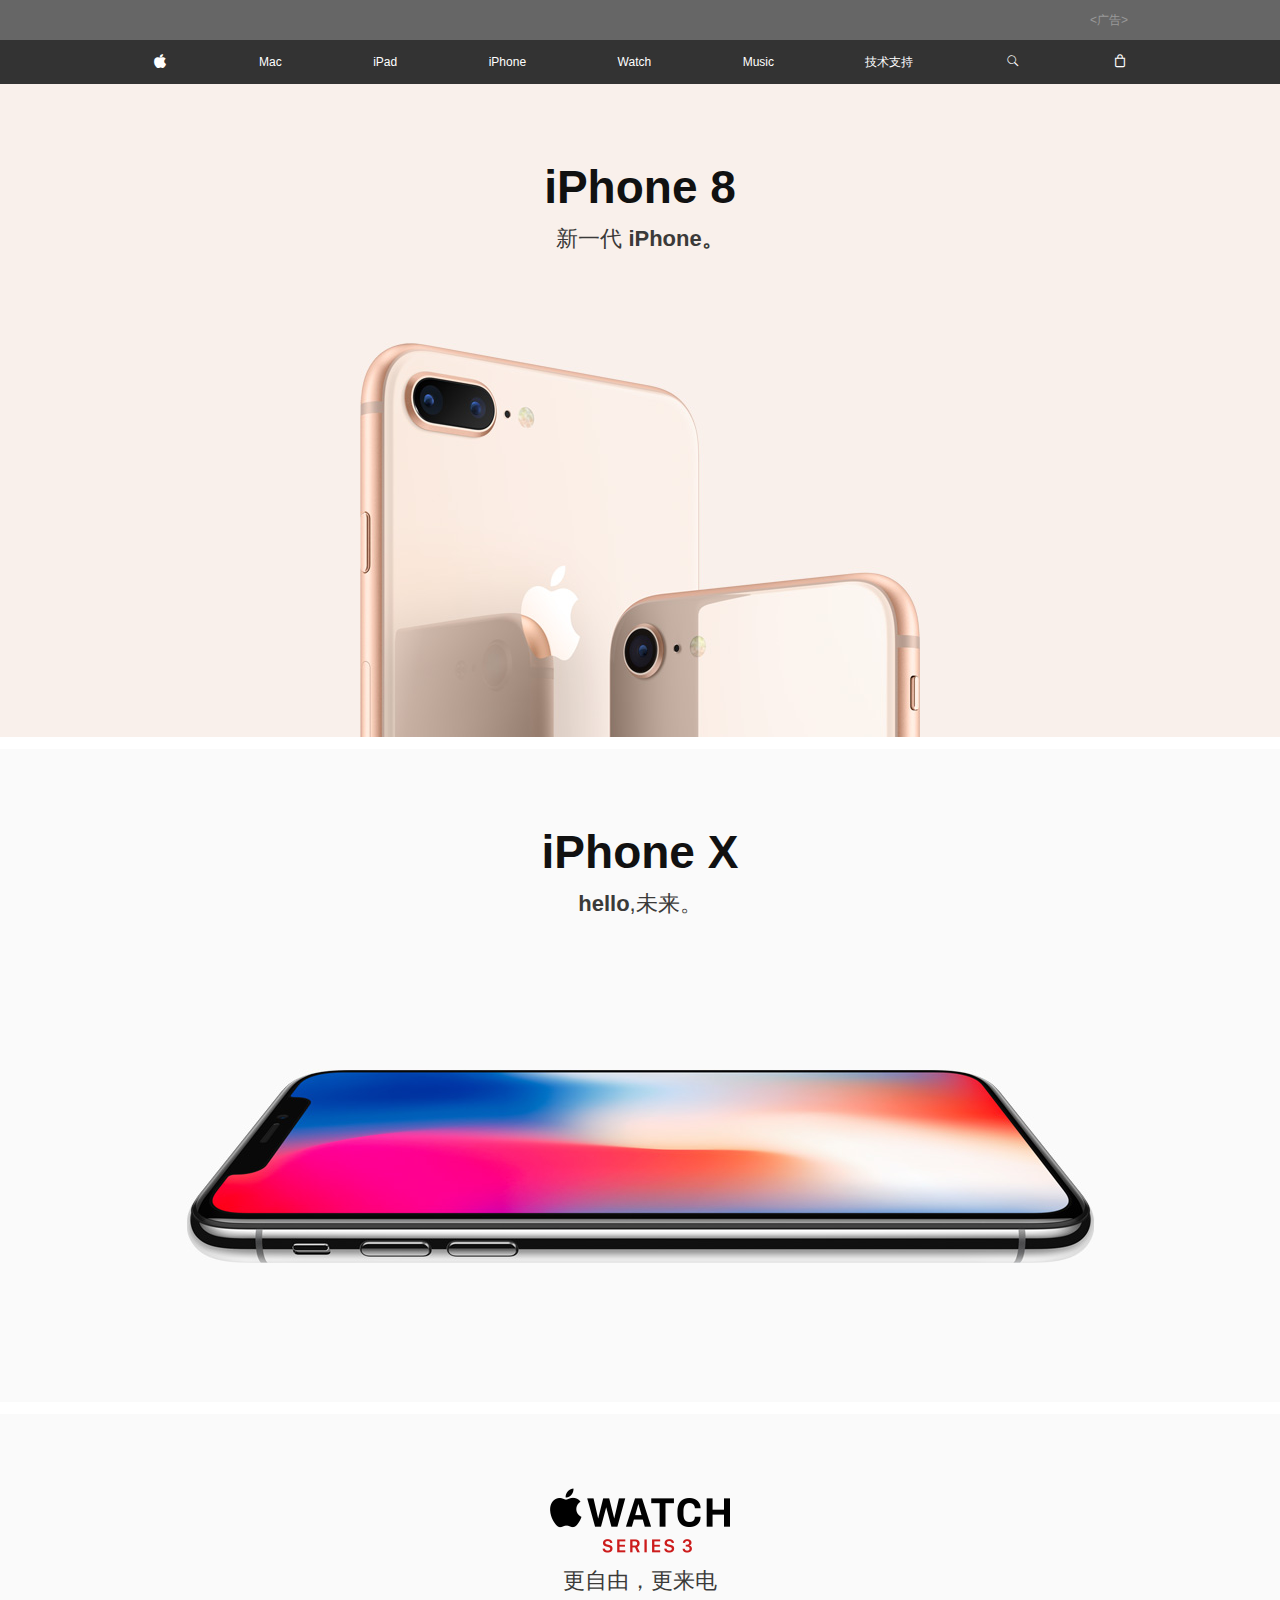
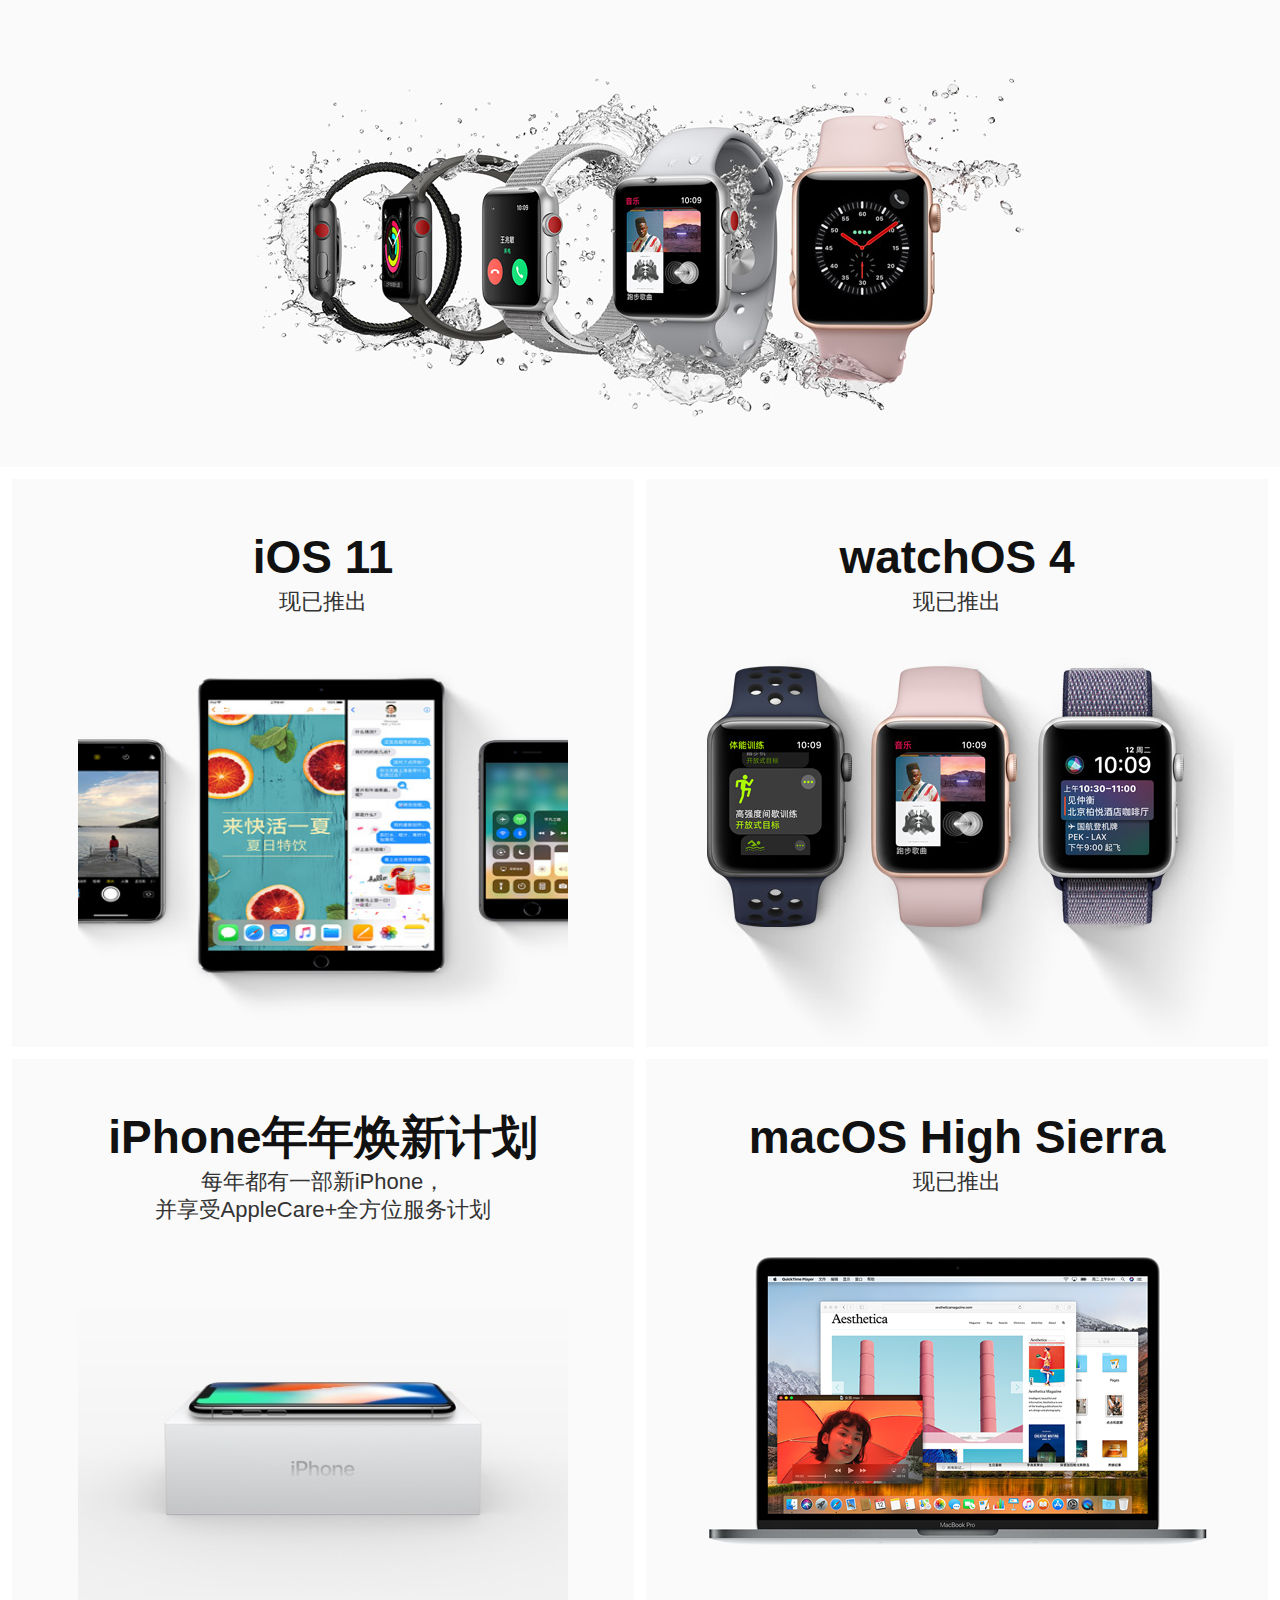
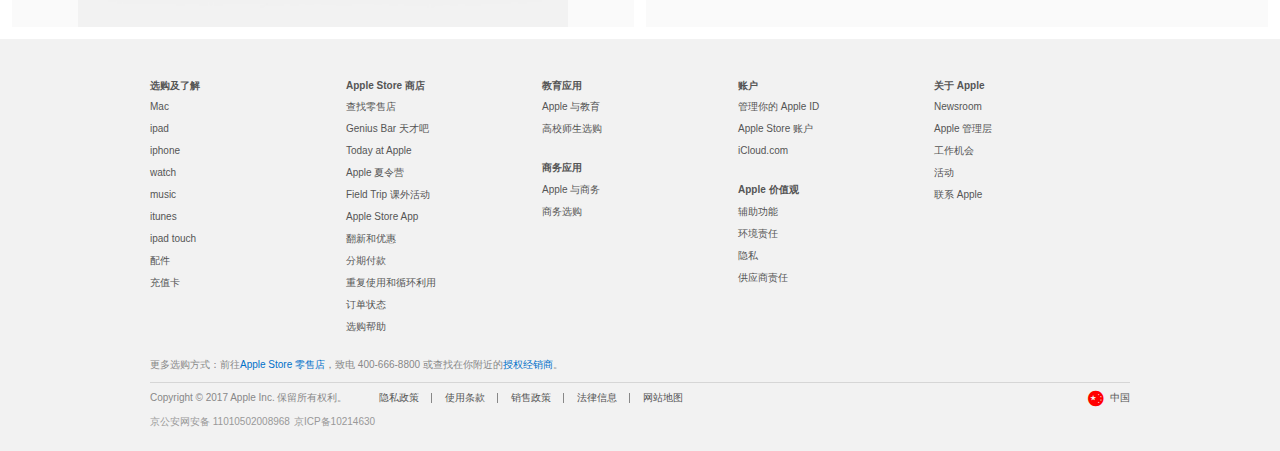
<file: index.html>
﻿<!DOCTYPE html>
<html lang="en">
<head>
	<meta charset="UTF-8">
	<title>Document</title>
	<link rel="stylesheet" href="css/index.css">
	<link rel="stylesheet" href="iconfont/iconfont.css">
	<link rel="shortcut icon" href="img/apple.png">
</head>
<body>
	<header>
		<main>
			<a href="">&lt;广告&gt;</a>
		</main>
	</header>
	<nav class="nav1">
		<ul class="daohang">
			<li><a href="">
				<i class="iconfont icon-pingguo"></i>
			</a></li>
			<li><a href="">Mac</a></li>
			<li><a href="">iPad</a></li>
			<li><a href="">iPhone</a></li>
			<li><a href="">Watch</a></li>
			<li><a href="">Music</a></li>
			<li><a href="">技术支持</a></li>
			<li><a href="">
				<i class="iconfont icon-fangdajing"></i>
			</a></li>
			<li><a href="">
				<i class="iconfont icon-cloud-sack"></i>
			</a></li>
		</ul>
	</nav>
	<nav class="nav2">
		<ul class="daohang">
			<li><a href="">
				<i class="iconfont icon-caidan"></i>
			</a></li>
			<li><a href="">
				<i class="iconfont icon-pingguo"></i>
			</a></li>
			<li><a href="">
				<i class="iconfont icon-cloud-sack"></i>
			</a></li>
		</ul>
	</nav>
	<!-- 新品开始 -->
	<ul class="new">
		<li><a href="">
			<div class="new-title">
				<p class="new-title1"><b>iPhone 8</b></p>
				<p class="new-title2">新一代 <b>iPhone。</b></p>
			</div>
			<div class="new-img"></div>
		</a></li>
		<li><a href="">
			<div class="new-title">
				<p class="new-title1"><b>iPhone X</b></p>
				<p class="new-title2"><b>hello</b>,未来。</p>
			</div>
			<div class="new-img"></div>
		</a></li>
		<li><a href="">
			<div class="new-title">
				<div class="new-titleimg"></div>
				<p class="new-title2">更自由，更来电</p>
			</div>
			<div class="new-img"></div>
		</a></li>
	</ul>
	<!-- 新品结束 -->
	<!-- 现已推出开始 -->
	<ul class="push">
		<li><a href="">
			<div class="push-top">
				<p class="push-top1"><b>iOS 11</b></p>
				<p class="push-top2">现已推出</p>
			</div>
			<div class="push-img">
			</div>
		</a></li>
		<li><a href="">
			<div class="push-top">
				<p class="push-top1"><b>watchOS 4</b></p>
				<p class="push-top2">现已推出</p>
			</div>
			<div class="push-img">
			</div>
		</a></li>
		<li><a href="">
		    <div class="push-img">
			</div>
			<div class="push-top">
				<p class="push-top1"><b>iPhone年年焕新计划</b></p>
				<div class="push-top2">每年都有一部新iPhone，<br>并享受AppleCare+全方位服务计划</div>
			</div>
			
		</a></li>
		<li><a href="">
			<div class="push-top">
				<p class="push-top1"><b>macOS High Sierra</b></p>
				<p class="push-top2">现已推出</p>
			</div>
			<div class="push-img">
			</div>
		</a></li>
	</ul>
	<!-- 现已推出结束 -->
	<!-- 底部开始 -->
	<footer>
		<div class="footer-box">
			<ul class="footer-box1">
				<li>
					<ul class="footer-box1a">
						<li><b>选购及了解</b></li>
						<li><a href="">Mac</a></li>
						<li><a href="">ipad</a></li>
						<li><a href="">iphone</a></li>
						<li><a href="">watch</a></li>
						<li><a href="">music</a></li>
						<li><a href="">itunes</a></li>
						<li><a href="">ipad touch</a></li>
						<li><a href="">配件</a></li>
						<li><a href="">充值卡</a></li>
					</ul>
				</li>
				<li>
					<ul class="footer-box1a">
						<li><b>Apple Store 商店</b></li>
						<li><a href="">查找零售店</a></li>
						<li><a href="">Genius Bar 天才吧</a></li>
						<li><a href="">Today at Apple</a></li>
						<li><a href="">Apple 夏令营</a></li>
						<li><a href="">Field Trip 课外活动</a></li>
						<li><a href="">Apple Store App</a></li>
						<li><a href="">翻新和优惠</a></li>
						<li><a href="">分期付款</a></li>
						<li><a href="">重复使用和循环利用</a></li>
						<li><a href="">订单状态</a></li>
						<li><a href="">选购帮助</a></li>
					</ul>
				</li>
				<li>
					<ul class="footer-box1a">
						<li><b>教育应用</b></li>
						<li><a href="">Apple 与教育</a></li>
						<li><a href="">高校师生选购</a></li>
						<li><b>商务应用</b></li>
						<li><a href="">Apple 与商务</a></li>
						<li><a href="">商务选购</a></li>
					</ul>

				</li>
				<li>
					<ul class="footer-box1a">
						<li><b>账户</b></li>
						<li><a href="">管理你的 Apple ID</a></li>
						<li><a href="">Apple Store 账户</a></li>
						<li><a href="">iCloud.com</a></li>
						<li><b>Apple 价值观</b></li>
						<li><a href="">辅助功能</a></li>
						<li><a href="">环境责任</a></li>
						<li><a href="">隐私</a></li>
						<li><a href="">供应商责任</a></li>
					</ul>

				</li>
				<li>
					<ul class="footer-box1a">
						<li><b>关于 Apple</b></li>
						<li><a href="">Newsroom</a></li>
						<li><a href="">Apple 管理层</a></li>
						<li><a href="">工作机会</a></li>
						<li><a href="">活动</a></li>
						<li><a href="">联系 Apple</a></li>
					</ul>

				</li>
			</ul>
			<div class="xuangou">
			    <p class="xuangou1">更多选购方式：前往</p>
			    <a href="" class="xuanggou2"> Apple Store 零售店</a>
			    <p class="xuangou1">，致电 400-666-8800 或查找在你附近的</p>
                <a href="" class="xuanggou2">授权经销商</a>
                <p class="xuangou1">。</p>
		    </div>
		    <div class="line"></div>
		    <div class="falu">
		    	<p>Copyright © 2017 Apple Inc. 保留所有权利。</p>
		    	<li><a href="">隐私政策</a></li>
		    	<li><a href="">使用条款</a></li>
		    	<li><a href="">销售政策</a></li>
		    	<li><a href="">法律信息</a></li>
		    	<li><a href="">网站地图</a></li>
		    	<a href="" class="zhongguo" title="选择你的国家或地区">
		    	<i class="iconfont icon-zhongguo-copy"></i>
		    	<p>中国</p>
		        </a>
		    </div>
		    <div class="gongan">
		    	<p>京公安网安备 11010502008968</p>
		    	<a href="">京ICP备10214630</a>
		    </div>
		</div>
	</footer>
	<div class="suoxiao">
		<div class="neibu">
			<ul class="zong">
				<li>
					<p class="zong1">选购及了解</p>
					<p class="zong2">+</p>
				</li>
				<li>
					<p class="zong1">apple store商店</p>
					<p class="zong2">+</p>
				</li>
				<li>
					<p class="zong1">教育应用</p>
					<p class="zong2">+</p>
				</li>
				<li>
					<p class="zong1">商务应用</p>
					<p class="zong2">+</p>
				</li>
				<li>
					<p class="zong1">账户</p>
					<p class="zong2">+</p>
				</li>
				<li>
					<p class="zong1">app价值观</p>
					<p class="zong2">+</p>
				</li>
				<li>
					<p class="zong1">关于 apple</p>
					<p class="zong2">+</p>
				</li>
			</ul>
			<div class="xuangou">
			    更多选购方式：前往<a href="" class="xuanggou2"> Apple Store 零售店</a>，致电 400-666-8800 或查找在你附近的<a href="" class="xuanggou2">授权经销商</a>。
                
		    </div>
		    <a href="" class="zhongguo2" title="请选择你的国家或地区">
		    	<i class="iconfont icon-zhongguo-copy"></i>
		    	<p>中国</p>
		    </a>
		    <p class="quanli">Copyright © 2017 Apple Inc. 保留所有权利。</p>
		    <ul class="falu2">
		    	<li><a href="">隐私政策</a></li>
		    	<li><a href="">使用条款</a></li>
		    	<li><a href="">销售政策</a></li>
		    	<li><a href="">法律信息</a></li>
		    	<li><a href="">网站地图</a></li>
		    </ul>
		    <div class="gongan">
		    	京公安网安备 11010502008968
		    	<a href="">京ICP备10214630</a>
		    </div>
		</div>
	</div>
	<!-- 底部结束 -->
</body>
</html>
</file>
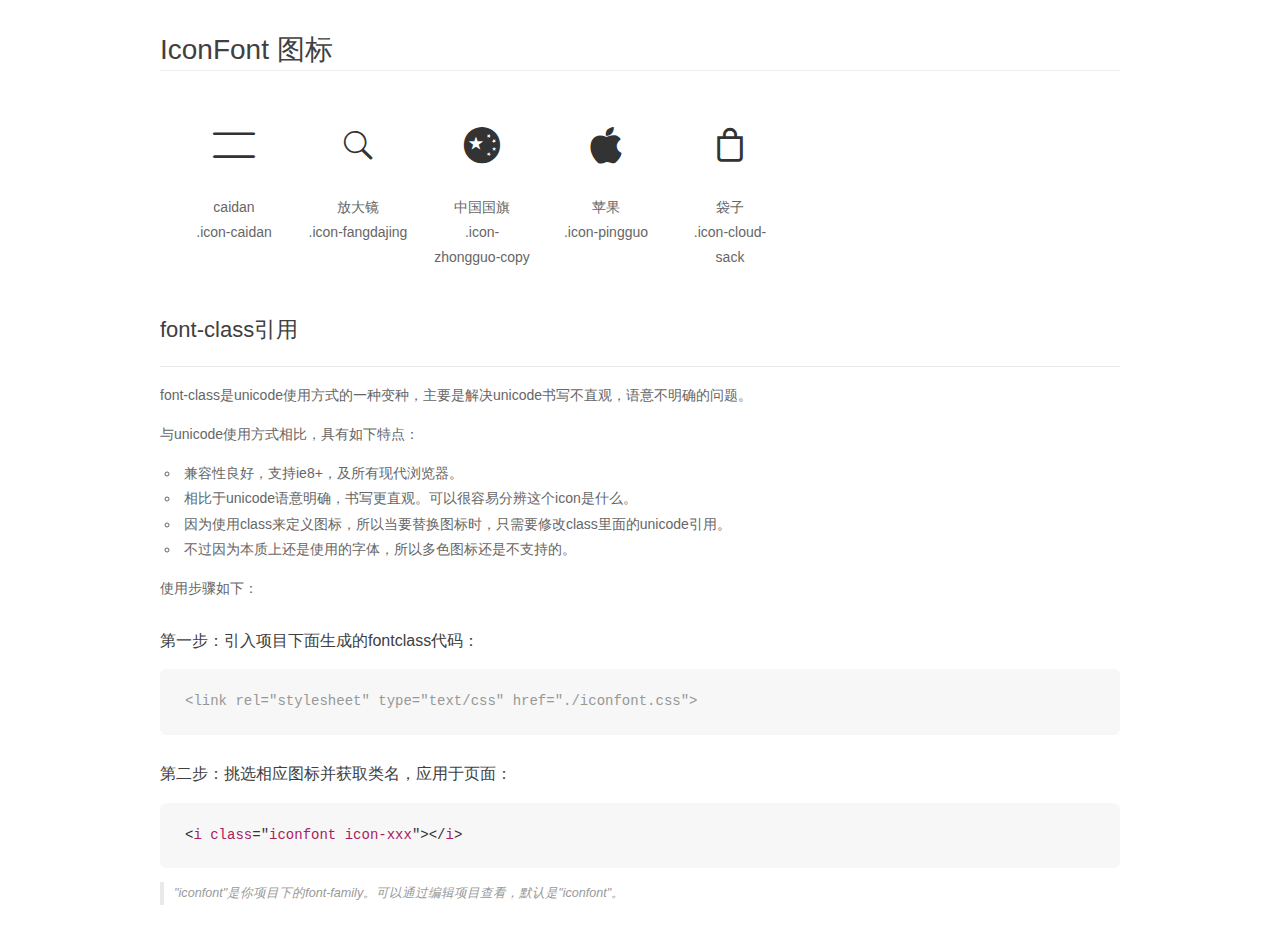
<file: iconfont/demo_fontclass.html>
<!DOCTYPE html>
<html>
<head>
    <meta charset="utf-8"/>
    <title>IconFont</title>
    <link rel="stylesheet" href="demo.css">
    <link rel="stylesheet" href="iconfont.css">
</head>
<body>
    <div class="main markdown">
        <h1>IconFont 图标</h1>
        <ul class="icon_lists clear">
            
                <li>
                <i class="icon iconfont icon-caidan"></i>
                    <div class="name">caidan</div>
                    <div class="fontclass">.icon-caidan</div>
                </li>
            
                <li>
                <i class="icon iconfont icon-fangdajing"></i>
                    <div class="name">放大镜</div>
                    <div class="fontclass">.icon-fangdajing</div>
                </li>
            
                <li>
                <i class="icon iconfont icon-zhongguo-copy"></i>
                    <div class="name">中国国旗</div>
                    <div class="fontclass">.icon-zhongguo-copy</div>
                </li>
            
                <li>
                <i class="icon iconfont icon-pingguo"></i>
                    <div class="name">苹果</div>
                    <div class="fontclass">.icon-pingguo</div>
                </li>
            
                <li>
                <i class="icon iconfont icon-cloud-sack"></i>
                    <div class="name">袋子</div>
                    <div class="fontclass">.icon-cloud-sack</div>
                </li>
            
        </ul>

        <h2 id="font-class-">font-class引用</h2>
        <hr>

        <p>font-class是unicode使用方式的一种变种，主要是解决unicode书写不直观，语意不明确的问题。</p>
        <p>与unicode使用方式相比，具有如下特点：</p>
        <ul>
        <li>兼容性良好，支持ie8+，及所有现代浏览器。</li>
        <li>相比于unicode语意明确，书写更直观。可以很容易分辨这个icon是什么。</li>
        <li>因为使用class来定义图标，所以当要替换图标时，只需要修改class里面的unicode引用。</li>
        <li>不过因为本质上还是使用的字体，所以多色图标还是不支持的。</li>
        </ul>
        <p>使用步骤如下：</p>
        <h3 id="-fontclass-">第一步：引入项目下面生成的fontclass代码：</h3>


        <pre><code class="lang-js hljs javascript"><span class="hljs-comment">&lt;link rel="stylesheet" type="text/css" href="./iconfont.css"&gt;</span></code></pre>
        <h3 id="-">第二步：挑选相应图标并获取类名，应用于页面：</h3>
        <pre><code class="lang-css hljs">&lt;<span class="hljs-selector-tag">i</span> <span class="hljs-selector-tag">class</span>="<span class="hljs-selector-tag">iconfont</span> <span class="hljs-selector-tag">icon-xxx</span>"&gt;&lt;/<span class="hljs-selector-tag">i</span>&gt;</code></pre>
        <blockquote>
        <p>"iconfont"是你项目下的font-family。可以通过编辑项目查看，默认是"iconfont"。</p>
        </blockquote>
    </div>
</body>
</html>
</file>
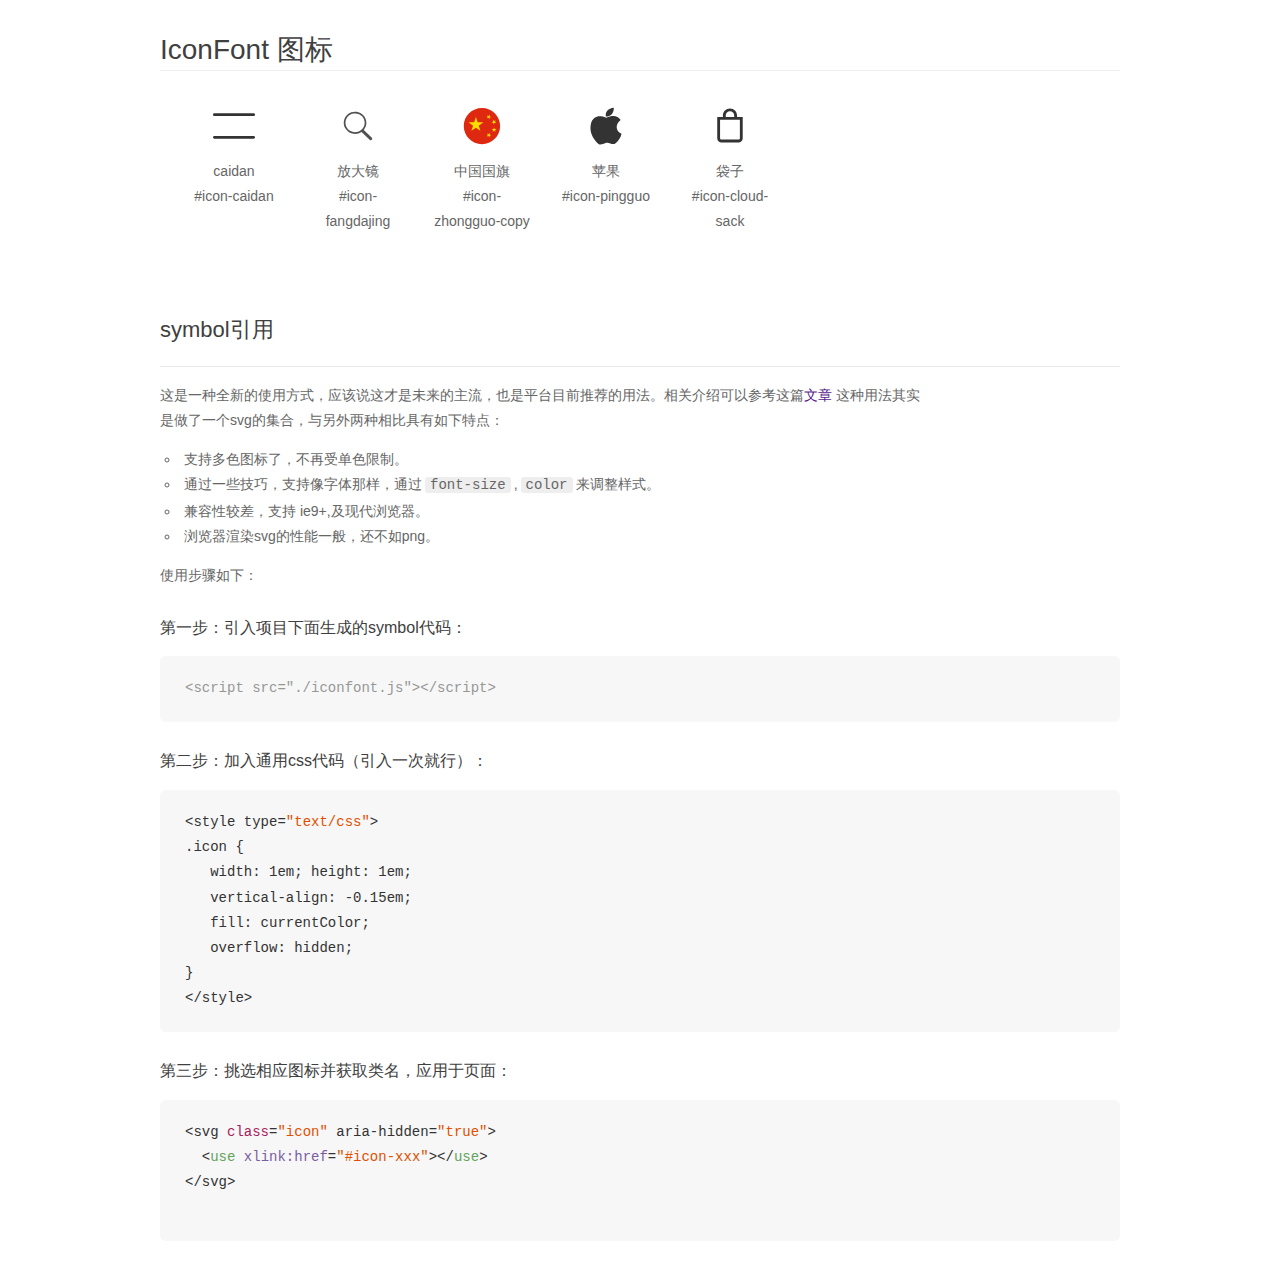
<file: iconfont/demo_symbol.html>
<!DOCTYPE html>
<html>
<head>
    <meta charset="utf-8"/>
    <title>IconFont</title>
    <link rel="stylesheet" href="demo.css">
    <script src="iconfont.js"></script>

    <style type="text/css">
        .icon {
          /* 通过设置 font-size 来改变图标大小 */
          width: 1em; height: 1em;
          /* 图标和文字相邻时，垂直对齐 */
          vertical-align: -0.15em;
          /* 通过设置 color 来改变 SVG 的颜色/fill */
          fill: currentColor;
          /* path 和 stroke 溢出 viewBox 部分在 IE 下会显示
             normalize.css 中也包含这行 */
          overflow: hidden;
        }

    </style>
</head>
<body>
    <div class="main markdown">
        <h1>IconFont 图标</h1>
        <ul class="icon_lists clear">
            
                <li>
                    <svg class="icon" aria-hidden="true">
                        <use xlink:href="#icon-caidan"></use>
                    </svg>
                    <div class="name">caidan</div>
                    <div class="fontclass">#icon-caidan</div>
                </li>
            
                <li>
                    <svg class="icon" aria-hidden="true">
                        <use xlink:href="#icon-fangdajing"></use>
                    </svg>
                    <div class="name">放大镜</div>
                    <div class="fontclass">#icon-fangdajing</div>
                </li>
            
                <li>
                    <svg class="icon" aria-hidden="true">
                        <use xlink:href="#icon-zhongguo-copy"></use>
                    </svg>
                    <div class="name">中国国旗</div>
                    <div class="fontclass">#icon-zhongguo-copy</div>
                </li>
            
                <li>
                    <svg class="icon" aria-hidden="true">
                        <use xlink:href="#icon-pingguo"></use>
                    </svg>
                    <div class="name">苹果</div>
                    <div class="fontclass">#icon-pingguo</div>
                </li>
            
                <li>
                    <svg class="icon" aria-hidden="true">
                        <use xlink:href="#icon-cloud-sack"></use>
                    </svg>
                    <div class="name">袋子</div>
                    <div class="fontclass">#icon-cloud-sack</div>
                </li>
            
        </ul>


        <h2 id="symbol-">symbol引用</h2>
        <hr>

        <p>这是一种全新的使用方式，应该说这才是未来的主流，也是平台目前推荐的用法。相关介绍可以参考这篇<a href="">文章</a>
        这种用法其实是做了一个svg的集合，与另外两种相比具有如下特点：</p>
        <ul>
          <li>支持多色图标了，不再受单色限制。</li>
          <li>通过一些技巧，支持像字体那样，通过<code>font-size</code>,<code>color</code>来调整样式。</li>
          <li>兼容性较差，支持 ie9+,及现代浏览器。</li>
          <li>浏览器渲染svg的性能一般，还不如png。</li>
        </ul>
        <p>使用步骤如下：</p>
        <h3 id="-symbol-">第一步：引入项目下面生成的symbol代码：</h3>
        <pre><code class="lang-js hljs javascript"><span class="hljs-comment">&lt;script src="./iconfont.js"&gt;&lt;/script&gt;</span></code></pre>
        <h3 id="-css-">第二步：加入通用css代码（引入一次就行）：</h3>
        <pre><code class="lang-js hljs javascript">&lt;style type=<span class="hljs-string">"text/css"</span>&gt;
.icon {
   width: <span class="hljs-number">1</span>em; height: <span class="hljs-number">1</span>em;
   vertical-align: <span class="hljs-number">-0.15</span>em;
   fill: currentColor;
   overflow: hidden;
}
&lt;<span class="hljs-regexp">/style&gt;</span></code></pre>
        <h3 id="-">第三步：挑选相应图标并获取类名，应用于页面：</h3>
        <pre><code class="lang-js hljs javascript">&lt;svg <span class="hljs-class"><span class="hljs-keyword">class</span></span>=<span class="hljs-string">"icon"</span> aria-hidden=<span class="hljs-string">"true"</span>&gt;<span class="xml"><span class="hljs-tag">
  &lt;<span class="hljs-name">use</span> <span class="hljs-attr">xlink:href</span>=<span class="hljs-string">"#icon-xxx"</span>&gt;</span><span class="hljs-tag">&lt;/<span class="hljs-name">use</span>&gt;</span>
</span>&lt;<span class="hljs-regexp">/svg&gt;
        </span></code></pre>
    </div>
</body>
</html>
</file>
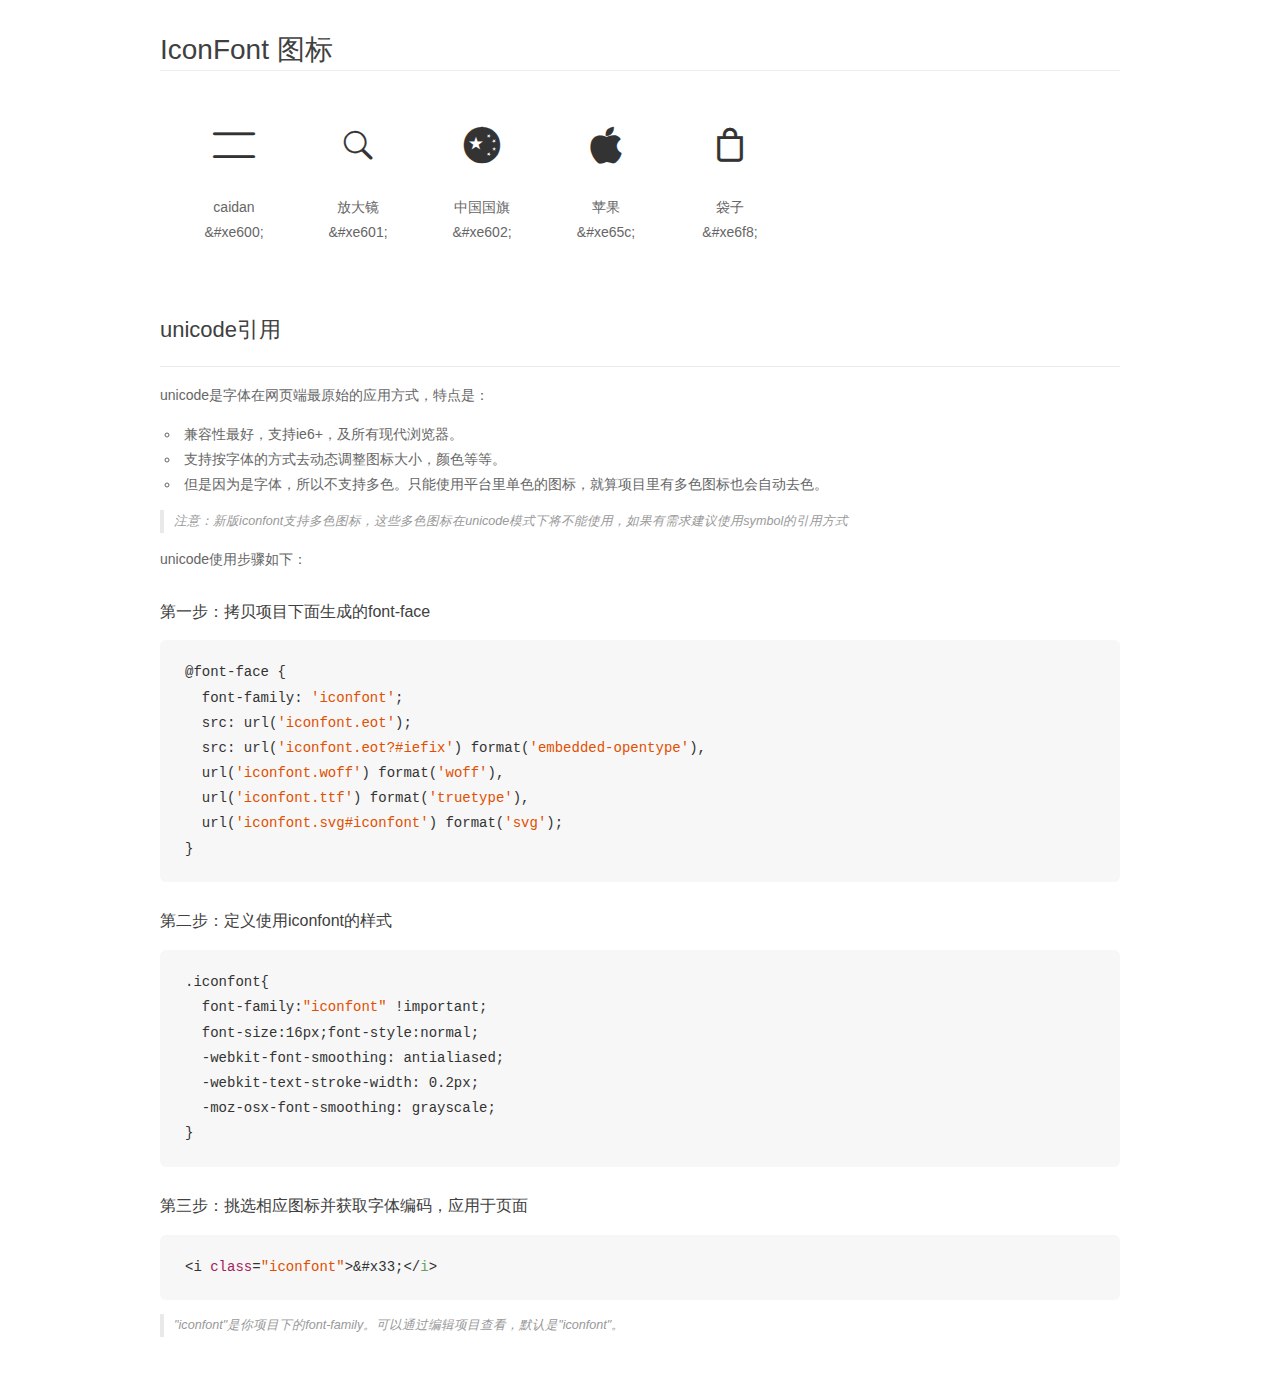
<file: iconfont/demo_unicode.html>
<!DOCTYPE html>
<html>
<head>
    <meta charset="utf-8"/>
    <title>IconFont</title>
    <link rel="stylesheet" href="demo.css">

    <style type="text/css">

        @font-face {font-family: "iconfont";
          src: url('iconfont.eot'); /* IE9*/
          src: url('iconfont.eot#iefix') format('embedded-opentype'), /* IE6-IE8 */
          url('iconfont.woff') format('woff'), /* chrome, firefox */
          url('iconfont.ttf') format('truetype'), /* chrome, firefox, opera, Safari, Android, iOS 4.2+*/
          url('iconfont.svg#iconfont') format('svg'); /* iOS 4.1- */
        }

        .iconfont {
          font-family:"iconfont" !important;
          font-size:16px;
          font-style:normal;
          -webkit-font-smoothing: antialiased;
          -webkit-text-stroke-width: 0.2px;
          -moz-osx-font-smoothing: grayscale;
        }

    </style>
</head>
<body>
    <div class="main markdown">
        <h1>IconFont 图标</h1>
        <ul class="icon_lists clear">
            
                <li>
                <i class="icon iconfont">&#xe600;</i>
                    <div class="name">caidan</div>
                    <div class="code">&amp;#xe600;</div>
                </li>
            
                <li>
                <i class="icon iconfont">&#xe601;</i>
                    <div class="name">放大镜</div>
                    <div class="code">&amp;#xe601;</div>
                </li>
            
                <li>
                <i class="icon iconfont">&#xe602;</i>
                    <div class="name">中国国旗</div>
                    <div class="code">&amp;#xe602;</div>
                </li>
            
                <li>
                <i class="icon iconfont">&#xe65c;</i>
                    <div class="name">苹果</div>
                    <div class="code">&amp;#xe65c;</div>
                </li>
            
                <li>
                <i class="icon iconfont">&#xe6f8;</i>
                    <div class="name">袋子</div>
                    <div class="code">&amp;#xe6f8;</div>
                </li>
            
        </ul>
        <h2 id="unicode-">unicode引用</h2>
        <hr>

        <p>unicode是字体在网页端最原始的应用方式，特点是：</p>
        <ul>
        <li>兼容性最好，支持ie6+，及所有现代浏览器。</li>
        <li>支持按字体的方式去动态调整图标大小，颜色等等。</li>
        <li>但是因为是字体，所以不支持多色。只能使用平台里单色的图标，就算项目里有多色图标也会自动去色。</li>
        </ul>
        <blockquote>
        <p>注意：新版iconfont支持多色图标，这些多色图标在unicode模式下将不能使用，如果有需求建议使用symbol的引用方式</p>
        </blockquote>
        <p>unicode使用步骤如下：</p>
        <h3 id="-font-face">第一步：拷贝项目下面生成的font-face</h3>
        <pre><code class="lang-js hljs javascript">@font-face {
  font-family: <span class="hljs-string">'iconfont'</span>;
  src: url(<span class="hljs-string">'iconfont.eot'</span>);
  src: url(<span class="hljs-string">'iconfont.eot?#iefix'</span>) format(<span class="hljs-string">'embedded-opentype'</span>),
  url(<span class="hljs-string">'iconfont.woff'</span>) format(<span class="hljs-string">'woff'</span>),
  url(<span class="hljs-string">'iconfont.ttf'</span>) format(<span class="hljs-string">'truetype'</span>),
  url(<span class="hljs-string">'iconfont.svg#iconfont'</span>) format(<span class="hljs-string">'svg'</span>);
}
</code></pre>
        <h3 id="-iconfont-">第二步：定义使用iconfont的样式</h3>
        <pre><code class="lang-js hljs javascript">.iconfont{
  font-family:<span class="hljs-string">"iconfont"</span> !important;
  font-size:<span class="hljs-number">16</span>px;font-style:normal;
  -webkit-font-smoothing: antialiased;
  -webkit-text-stroke-width: <span class="hljs-number">0.2</span>px;
  -moz-osx-font-smoothing: grayscale;
}
</code></pre>
        <h3 id="-">第三步：挑选相应图标并获取字体编码，应用于页面</h3>
        <pre><code class="lang-js hljs javascript">&lt;i <span class="hljs-class"><span class="hljs-keyword">class</span></span>=<span class="hljs-string">"iconfont"</span>&gt;&amp;#x33;<span class="xml"><span class="hljs-tag">&lt;/<span class="hljs-name">i</span>&gt;</span></span></code></pre>

        <blockquote>
        <p>"iconfont"是你项目下的font-family。可以通过编辑项目查看，默认是"iconfont"。</p>
        </blockquote>
    </div>


</body>
</html>
</file>
<file: css/index.css>
/*
* @Author: Administrator
* @Date:   2017-09-25 15:28:10
* @Last Modified by:   Administrator
* @Last Modified time: 2017-10-19 11:56:05
*/
@import url('base.css');
header{
	width: 100%;
	height: 40px;
    background: #666;
}
header main{
	height: 100%;
	/* background: red; */
	margin: 0 auto;
}
header main a{
	font-size: 12px;
	line-height: 40px;
	color: #999;
	float: right;
}
nav{
	width: 100%;
	height: 44px;
	background: #333;
}
.daohang{
	height: 100%;
	/* background: red; */
	margin: 0 auto;
	display: flex;
	justify-content: space-between;
	align-items: center;
}
.daohang li{
	font-size: 12px;
	line-height: 12px;
}

.daohang li a{
	display: block;
	width: 100%;
	height: 100%;
	color: #fff;
}
.daohang li a:hover{
    color: #999;
}
/* @media screen and (min-width: 1024px){
	header main{
        width: 976px;
	}
	.daohang{
        width: 977px;
	}
	.nav1{
		display: block;
	}
	.nav2{
		display: none;
	}
} */

/* 新品开始 */
.new{
	width: 100%;
	height: auto;
}
.new li{
	width: 100%;
	background: #f9f0eb;
	margin-bottom: 12px;
	padding-top: 73px;
	position: relative;
}
.new li:nth-child(2){
	background: #fafafa;
}
.new li:nth-child(3){
	background: #fafafa;
}
.new li a{
	display: block;
	width: 100%;
	height: 100%;
}
.new-title{
	width: 100%;
	height: auto;
	/* background: red; */
	/* display: flex;
	flex-wrap: wrap;
	justify-content: center;
	align-content: space-between; */
}
.new-img{
	position: absolute;
	left: 0;
	right: 0;
	margin: auto;
/* 	background-size: 561px 395px; */
}
/* 新品结束 */
/* 现已推出开始 */
.push{
	width: 100%;
	height: auto;
	/* overflow: hidden; */
}
.push:after{
	content: "";
	display: block;
	width: 0;
	height: 0;
	line-height: 0;
	clear: both;
}
.push li{
	width: 50%;
	background: #fafafa;
	float: left;
	box-sizing: border-box;
    border-right: 6px solid #fff;
    border-bottom: 12px solid #fff;
    border-left: 6px solid #fff;
    position: relative;
    overflow: hidden;
}
.push li:nth-child(2n+1){
	border-left: 12px solid #fff;
}
.push li:nth-child(2n){
	border-right: 12px solid #fff;
}
.push li a{
	display: block;
	width: 100%;
	height: 100%;
}
.push-top{
	width: 100%;
	overflow: hidden;
}
.push-top1{
	text-align: center;
	color: #111111;
}
.push-top2{
	/* padding-left: 2%; */
	text-align: center;
	color: #333333;
}
/* .push-img{
	width: 516px;
	height: 369px;
	position: absolute;
	left: 0;
	right: 0;
	margin: auto;
	bottom: 5%;
	background-image: url('../img/4-1.jpg');
	background-repeat: no-repeat;
	background-size: 516px 369px;
	background-position: 20px 0;
} */
@media screen and (min-width: 1024px){
    .push-top{
	    height: 170px;
    }
    .push-top1{
	    width: 100%;
	    height: 52px;
	    margin-top: 52px;
	    font-size: 46px;
	    line-height: 52px;
    }
    .push-top2{
	    width: 100%;
	    height: 40px;
	    margin-top: 4.8px;
	    font-size: 22px;
	    line-height: 28px;
	    z-index: 200;
    }
    .push li:first-child .push-img{
	    width: 490px;
	    height: 350px;
	    position: absolute;
	    left: 0;
	    right: 0;
	    margin: auto;
	    bottom: 5%;
	    background-image: url('../img/4-1.jpg');
	    background-repeat: no-repeat;
	    background-size: 590px 350px;
	    background-position: -30px 0;
    }
    .push li:nth-child(2) .push-img{
        width: 553px;
        height: 392px;
        position: absolute;
	    left: 0;
	    right: 0;
	    margin: auto;
	    bottom: 0%;
	    background-image: url('../img/5-1.jpg');
	    background-repeat: no-repeat;
	    background-size: 553px 392px;
	    background-position: 20px 0;
    }
    .push li:nth-child(3) .push-img{
        width: 490px;
        height: 350px;
        position: absolute;
	    left: 0;
	    right: 0;
	    margin: auto;
	    bottom: 0%;
	    background: url('../img/6-1.jpg') no-repeat center center;
	    background-size: 490px 350px;
    }
    .push li:nth-child(4) .push-img{
        width: 499px;
        height: 292px;
        position: absolute;
	    left: 0;
	    right: 0;
	    margin: auto;
	    bottom: 80px;
	    background: url('../img/7-1.jpg') no-repeat center center;
	    background-size: 499px 292px;
    }
}
@media screen and (max-width: 1024px){
    .push-top{
	        height: 170px;
    }
    .push-top1{
	    width: 100%;
	    height: auto;
	    margin-top: 43px;
	    font-size: 38px;
	    line-height: 44px;
	    z-index: 200;
	    word-break: keep-all;
	    white-space:nowrap; 
    }
    .push-top2{
	    width: 100%;
	    height: 25px;
	    margin-top: 4.2px;
	    font-size: 20px;
	    line-height: 25px;
	}
    .push li:first-child .push-img{
	    width: 330px;
	    height: 235px;
	    position: absolute;
	    left: 0;
	    right: 0;
	    margin: auto;
	    bottom: 5%;
	    background-image: url('../img/4-2.jpg');
	    background-repeat: no-repeat;
	    background-size: 330px 235px;
	    background-position: 20px 0;
    }
    .push li:nth-child(2) .push-img{
        width: 350px;
        height: 245px;
        position: absolute;
	    left: 0;
	    right: 0;
	    margin: auto;
	    bottom: 0%;
	    background-image: url('../img/5-2.jpg');
	    background-repeat: no-repeat;
	    background-size: 350px 245px;
	    background-position: 20px 0;
    }
    .push li:nth-child(3) .push-img{
        width: 350px;
        height: 245px;
        position: absolute;
	    left: 0;
	    right: 0;
	    margin: auto;
	    bottom: 0%;
	    background: url('../img/6-1.jpg') no-repeat center center;
	    background-size: 350px 245px;
    }
    .push li:nth-child(4) .push-img{
        width: 332px;
        height: 194px;
        position: absolute;
	    left: 0;
	    right: 0;
	    margin: auto;
	    bottom: 80px;
	    background: url('../img/7-2.jpg') no-repeat center center;
	    background-size: 332px 194px;
    }

}
@media screen and (max-width: 768px){
    .push li{
    	width: 100%;
     	height: 500px;
    }
    .push li:nth-child(2n+1){
	    border-left: none;
    }
    .push li:nth-child(2n){
	    border-right: none;
    }
   .push-top{
	    height: 170px;
    }
    .push-top1{
	    width: 440px;
	    margin: 0 auto;
	    height: 36px;
	    margin-top: 34px;
	    font-size: 32px;
	    line-height: 36px;
    }
    .push-top2{
	    width: 440px;
	    margin: 0 auto;
	    height: 23px;
	    margin-top: 3.8px;
	    font-size: 18px;
	    line-height: 23px;
    }
    .push li:nth-child(2) .push-img{
        width: 440px;
        height: 270px;
        position: absolute;
	    left: 0;
	    right: 0;
	    margin: auto;
	    bottom: 0%;
	    background-image: url('../img/5-3.jpg');
	    background-repeat: no-repeat;
	    background-size: 440px 270px;
	    /* background-position: 20px 0; */
    }
    .push li:nth-child(3) .push-img{
        width: 440px;
        height: 350px;
        position: absolute;
	    left: 0;
	    right: 0;
	    margin: auto;
	    bottom: 0%;
	    background: url('../img/6-3.jpg') no-repeat center center;
	    background-size: 440px 350px;
    }
    .push li:nth-child(4) .push-img{
        width: 440px;
        height: 203px;
        position: absolute;
	    left: 0;
	    right: 0;
	    margin: auto;
	    bottom: 80px;
	    background: url('../img/7-3.jpg') no-repeat center center;
	    background-size: 440px 203px;
    }
}
/* 现已推出结束 */
/* 底部开始 */
@media screen and (min-width: 768px){
	.suoxiao{
		display: none;
	}
footer{
	width: 100%;
	height: 370px;
	padding-top: 42px;
	background: #f2f2f2;
}
.footer-box{
	width: 980px;
	height: 346px;
	margin: 0 auto;
	box-sizing: border-box;
	/* background: yellow; */
}
.footer-box1{
	width: 100%;
	height: 260px;
	/* background: gold; */
}

.footer-box1>li{
	width: 20%;
	height: auto;
	/* background: red; */
	float: left;
}
.footer-box1a li{
	font-size: 10px;
	line-height: 10px;
	color: #555;
	margin-bottom: 12px;
}
.footer-box1a li:first-child{
	margin-bottom: 11px;
}
.footer-box1>li:nth-child(3) .footer-box1a li:nth-child(4){
	margin-top: 29px;
}
.footer-box1>li:nth-child(4) .footer-box1a li:nth-child(5){
	margin-top: 29px;
}
.footer-box1a li a{
	display: block;
	font-size: 10px;
	line-height: 10px;
	color: #555555;
	margin-bottom: 12px;
}
.footer-box1a li a:hover{
	text-decoration: underline;
}
.footer-box1a li:last-child a{
	margin-bottom: 0;
}
.xuangou{
	width: 100%;
	height: 12px;
	display: flex;
	margin-top: 19px;
	/* background: greenyellow; */
}
.xuanggou2:hover{
	padding-bottom: 1px;
	border-bottom: 1px solid #0070c9;
}
.xuangou1{
	font-size: 10px;
	line-height: 10px;
	color: #888888;
}
.xuanggou2{
	font-size: 10px;
	line-height: 10px;
	color: #0070c9;
}
.line{
	width: 100%;
	height: 1px;
	background: #d6d6d6;
	margin-top: 10px;
}
.falu{
	width: 100%;
	height: 12px;
	margin-top: 10px;
	/* background: gold; */
}
.falu p{
	font-size: 10px;
	line-height: 10px;
	float: left;
	color: #888;
}
.falu li{
	font-size: 10px;
	line-height: 10px;
	float: left;
	padding-right: 12px;
	border-right: 1px solid #888;
	margin-left: 13px;
}
.falu li:first-of-type{
	margin-left: 32px;
}
.falu li:last-of-type{
	border-right: none;
}
.falu li a{
	color: #555555;
}
.falu li a:hover{
	padding-bottom: 1px;
	border-bottom: 1px solid #555555;
}
.zhongguo{
	display: block;
	width: 43px;
	height: 12px;
	float: right;
	display: flex;
	justify-content: space-between;
}
.zhongguo i{
	font-size: 18px;
	line-height: 10px;
	color: red;
}
.zhongguo p{
	font-size: 10px;
	line-height: 10px;
	color: #555;
}
.zhongguo p:hover{
	padding-bottom: 1px;
	border-bottom: 1px solid #555;
}
.gongan{
	width: 100%;
	height: 10px;
	margin-top: 12px;
}
.gongan p{
	font-size: 10px;
	line-height: 10px;
	float: left;
	color: #999999;
}
.gongan a{
	font-size: 10px;
	line-height: 10px;
	float: left;
	color: #999999;
	margin-left: 4px;
}
}

@media screen and (max-width: 1024px){
	.footer-box{
	width: 100%;
	height: 346px;
	margin: 0 auto;
	padding-left: 22px;
	padding-right: 22px;
	box-sizing: border-box;
	/* background: yellow; */
    }
	.line{
	width: 100%;
	height: 1px;
	background: #d6d6d6;
	margin-top: 10px;
	padding-left: 22px;
	padding-right: 22px;
	box-sizing: border-box;
    }
}
@media screen and (max-width: 768px){
footer{
	display: none;
}
.suoxiao{
	width: 100%;
	height: 434px;
	background: #f2f2f2;

}
.neibu{
	width: 96%;
	height: 100%;
	margin: 0 auto;
	/* background: yellow; */
}
.zong{
	width: 100%;
	height: 274px;
}
.zong li{
	width: 100%;
	height: 38px;
	border-bottom: 1px solid #d6d6d6;
	cursor: pointer;
}
.zong1{
	font-size: 10px;
	line-height: 38px;
	float: left;
	color: #333333;
}
.zong1:hover{
	color: #000;
}
.zong2{
	font-size: 16px;
	line-height: 38px;
	float: right;
	color: #333333;
}

.xuangou{
	width: 100%;
	height: auto;
	margin-top: 20px;
	padding-bottom: 15px;
	/* display: flex;
	justify-content: flex-start; */
	font-size: 10px;
	line-height: 12px;
	color: #888888;
	/* background: greenyellow; */
}
.xuangou a:hover{
	padding-bottom: 1px;
	border-bottom: 1px solid #0070c9;
}
.xuangou1{
	font-size: 10px;
	line-height: 12px;
	color: #888888;
}
.xuanggou2{
	font-size: 10px;
	line-height: 12px;
	color: #0070c9;
}
.xuangou3{
	font-size: 10px;
	line-height: 12px;
	color: #888888;
}
.zhongguo2{
	display: block;
	width: 100%;
	height: 18px;
}
.zhongguo2 i{
	color: red;
	float: left;
	font-size: 18px;
	line-height: 16px;
}
.zhongguo2 p{
	font-size: 10px;
	line-height: 16px;
	float: left;
	color: #555;
	margin-left: 4px;
}
.zhongguo2 p:hover{
	/* padding-bottom: 0.5px; */
	border-bottom: 1px solid #555;
}
.quanli{
	margin-top: 18px;
	width: 100%;
	font-size: 10px;
    line-height: 10px;
}
.falu2{
	width: 100%;
	margin-top: 10px;
	padding-bottom: 8px;
}
.falu2 li{
	font-size: 10px;
	line-height: 14px;
	float: left;
	padding-right: 12px;
	border-right: 1px solid #888;
	margin-right: 13px;
	/* margin-bottom: 12px; */
}
.falu2 li:first-child{
	margin-left: 0;
}
.falu2 li:last-child{
	border-right: none;
}
.falu2:after{
	content: " ";
	display: block;
	width: 0;
	height: 0;
	line-height: 0;
	clear: both;
}
.falu2 li a{
	color: #555555;
}
.falu2 li a:hover{
	border-bottom: 1px solid #555;
}
.gongan{
	width: 100%;
	height: 10px;
	font-size: 10px;
	line-height: 10px;
	color: #999999;
	/* margin-top: 10px; */
}
.gongan a{
	font-size: 10px;
	line-height: 10px;
	color: #999999;
	margin-left: 4px;
}
.gongan a:hover{
	padding-bottom: 1px;
	border-bottom: 1px solid #999;
}
}
/* 底部结束 */
/* 一阶段 */
@media screen and (min-width: 1024px){
	header main{
        width: 976px;
	}
	.daohang{
        width: 977px;
	}
	.nav1{
		display: block;
	}
	.nav2{
		display: none;
	}
	.new-title1{
        font-size: 46px;
        width: 100%;
	    height: 60px;
	    text-align: center;
	    color: #111111;
        line-height: 60px;
	}
	.new-title2{
		font-size: 22px;
		width: 100%;
	    height: 31px;
	    text-align: center;
	    color: #3b3a39;
	    line-height: 31px;
	    margin-top: 6px;
	}
	.new-titleimg{
		width: 182px;
		height: 72px;
		margin: 0 auto;
		background: url('../img/3-4-1.png') no-repeat center center;
		background-size: 182px 72px;
	}
	.new li{
		height: 580px;
	}
	.new li:first-child .new-img{
		width: 561px;
		height: 395px;
		bottom: 0;
		background: url('../img/1-1.jpg') no-repeat center center;
		background-size: 561px 395px;
	}
	.new li:nth-child(2) .new-img{
		width: 909px;
		height: 194px;
		top: 320px;
		background: url('../img/2-1.jpg') no-repeat center center;
		background-size: 909px 194px;
	}
	.new li:nth-child(3) .new-img{
		width: 767px;
		height: 341px;
		bottom: 49px;
		background: url('../img/3-1.jpg') no-repeat center center;
		background-size: 767px 341px;
	}
	.push li{
		height: 580px;
	}
}
/* 二阶段 */
@media screen and (max-width: 1024px){
	header main{
        padding-right: 22px;
	}
	.daohang{
        padding: 0 22px;
	}
	.nav1{
		display: block;
	}
	.nav2{
		display: none;
	}
	.new-title1{
        font-size: 40px;
        width: 100%;
	    height: 48px;
	    text-align: center;
	    color: #111111;
        line-height: 48px;
	}
	.new-title2{
		font-size: 20px;
		width: 100%;
	    height: 26px;
	    text-align: center;
	    color: #3b3a39;
	    line-height: 26px;
	    margin-top: 3px;
	}
	.new-titleimg{
		width: 144px;
		height: 56px;
		margin: 0 auto;
		background: url('../img/3-4-2.png') no-repeat center center;
		background-size: 144px 56px;
	}
	.new li{
		height: 569px;
	}
	.new li:first-child .new-img{
		width: 549px;
		height: 388px;
		bottom: 0;
		background: url('../img/1-3.jpg') no-repeat center center;
		background-size: 549px 388px;
	}
	.new li:nth-child(2) .new-img{
		width: 704px;
		height: 148px;
		bottom: 101px;
		background: url('../img/2-2.jpg') no-repeat center center;
		background-size: 704px 148px;
	}
	.new li:nth-child(3) .new-img{
		width: 750px;
		height: 332px;
		bottom: 46px;
		/* margin-left: 15px; */
		background: url('../img/3-2.jpg') no-repeat center center;
		background-size: 750px 332px;
	}
	.push li{
		height: 490px;
	}
}
/* 三阶段 */
@media screen and (max-width: 768px){
	.daohang{
        padding: 0 22px;
	}
	.nav1{
		display: none;
	}
	.nav2{
		display: block;
	}
	.new-title1{
        font-size: 32px;
        width: 100%;
	    height: 36px;
	    text-align: center;
	    color: #3b3a39;
	    line-height: 36px;
	}
	.new-title2{
		font-size: 18px;
		width: 100%;
	    height: 27px;
	    text-align: center;
	    color: #3b3a39;
	    line-height: 27px;
	    margin-top: 2px;
	}
	.new-titleimg{
		width: 108px;
		height: 46px;
		margin: 0 auto;
		background: url('../img/3-4-3.png') no-repeat center center;
		background-size: 108px 46px;
	}
	.new li{
		height: 500px;
	}
	.new li:first-child .new-img{
		width: 267px;
		height: 357px;
		bottom: 0;
		background: url('../img/1-4.jpg') no-repeat center center;
		background-size: 267px 357px;
	}
	.new li:nth-child(2) .new-img{
		width: 167px;
		height: 333px;
		bottom: 34px;
		background: url('../img/2-3.jpg') no-repeat center center;
		background-size: 167px 333px;
	}
	.new li:nth-child(3) .new-img{
		width: 302px;
		height: 338px;
		bottom: 22px;
		background: url('../img/3-3.jpg') no-repeat center center;
		background-size: 302px 338px;
	}
}
</file>
<file: iconfont/iconfont.css>
@font-face {font-family: "iconfont";
  src: url('iconfont.eot?t=1508164198463'); /* IE9*/
  src: url('iconfont.eot?t=1508164198463#iefix') format('embedded-opentype'), /* IE6-IE8 */
  url('[data-uri]') format('woff'),
  url('iconfont.ttf?t=1508164198463') format('truetype'), /* chrome, firefox, opera, Safari, Android, iOS 4.2+*/
  url('iconfont.svg?t=1508164198463#iconfont') format('svg'); /* iOS 4.1- */
}

.iconfont {
  font-family:"iconfont" !important;
  font-size:16px;
  font-style:normal;
  -webkit-font-smoothing: antialiased;
  -moz-osx-font-smoothing: grayscale;
}

.icon-caidan:before { content: "\e600"; }

.icon-fangdajing:before { content: "\e601"; }

.icon-zhongguo-copy:before { content: "\e602"; }

.icon-pingguo:before { content: "\e65c"; }

.icon-cloud-sack:before { content: "\e6f8"; }
</file>
<file: iconfont/demo.css>
*{margin: 0;padding: 0;list-style: none;}
/*
KISSY CSS Reset
理念：1. reset 的目的不是清除浏览器的默认样式，这仅是部分工作。清除和重置是紧密不可分的。
2. reset 的目的不是让默认样式在所有浏览器下一致，而是减少默认样式有可能带来的问题。
3. reset 期望提供一套普适通用的基础样式。但没有银弹，推荐根据具体需求，裁剪和修改后再使用。
特色：1. 适应中文；2. 基于最新主流浏览器。
维护：玉伯<lifesinger@gmail.com>, 正淳<ragecarrier@gmail.com>
 */

/** 清除内外边距 **/
body, h1, h2, h3, h4, h5, h6, hr, p, blockquote, /* structural elements 结构元素 */
dl, dt, dd, ul, ol, li, /* list elements 列表元素 */
pre, /* text formatting elements 文本格式元素 */
form, fieldset, legend, button, input, textarea, /* form elements 表单元素 */
th, td /* table elements 表格元素 */ {
  margin: 0;
  padding: 0;
}

/** 设置默认字体 **/
body,
button, input, select, textarea /* for ie */ {
  font: 12px/1.5 tahoma, arial, \5b8b\4f53, sans-serif;
}
h1, h2, h3, h4, h5, h6 { font-size: 100%; }
address, cite, dfn, em, var { font-style: normal; } /* 将斜体扶正 */
code, kbd, pre, samp { font-family: courier new, courier, monospace; } /* 统一等宽字体 */
small { font-size: 12px; } /* 小于 12px 的中文很难阅读，让 small 正常化 */

/** 重置列表元素 **/
ul, ol { list-style: none; }

/** 重置文本格式元素 **/
a { text-decoration: none; }
a:hover { text-decoration: underline; }


/** 重置表单元素 **/
legend { color: #000; } /* for ie6 */
fieldset, img { border: 0; } /* img 搭车：让链接里的 img 无边框 */
button, input, select, textarea { font-size: 100%; } /* 使得表单元素在 ie 下能继承字体大小 */
/* 注：optgroup 无法扶正 */

/** 重置表格元素 **/
table { border-collapse: collapse; border-spacing: 0; }

/* 清除浮动 */
.ks-clear:after, .clear:after {
  content: '\20';
  display: block;
  height: 0;
  clear: both;
}
.ks-clear, .clear {
  *zoom: 1;
}

.main {
  padding: 30px 100px;
width: 960px;
margin: 0 auto;
}
.main h1{font-size:36px; color:#333; text-align:left;margin-bottom:30px; border-bottom: 1px solid #eee;}

.helps{margin-top:40px;}
.helps pre{
  padding:20px;
  margin:10px 0;
  border:solid 1px #e7e1cd;
  background-color: #fffdef;
  overflow: auto;
}

.icon_lists{
  width: 100% !important;

}

.icon_lists li{
  float:left;
  width: 100px;
  height:180px;
  text-align: center;
  list-style: none !important;
}
.icon_lists .icon{
  font-size: 42px;
  line-height: 100px;
  margin: 10px 0;
  color:#333;
  -webkit-transition: font-size 0.25s ease-out 0s;
  -moz-transition: font-size 0.25s ease-out 0s;
  transition: font-size 0.25s ease-out 0s;

}
.icon_lists .icon:hover{
  font-size: 100px;
}



.markdown {
  color: #666;
  font-size: 14px;
  line-height: 1.8;
}

.highlight {
  line-height: 1.5;
}

.markdown img {
  vertical-align: middle;
  max-width: 100%;
}

.markdown h1 {
  color: #404040;
  font-weight: 500;
  line-height: 40px;
  margin-bottom: 24px;
}

.markdown h2,
.markdown h3,
.markdown h4,
.markdown h5,
.markdown h6 {
  color: #404040;
  margin: 1.6em 0 0.6em 0;
  font-weight: 500;
  clear: both;
}

.markdown h1 {
  font-size: 28px;
}

.markdown h2 {
  font-size: 22px;
}

.markdown h3 {
  font-size: 16px;
}

.markdown h4 {
  font-size: 14px;
}

.markdown h5 {
  font-size: 12px;
}

.markdown h6 {
  font-size: 12px;
}

.markdown hr {
  height: 1px;
  border: 0;
  background: #e9e9e9;
  margin: 16px 0;
  clear: both;
}

.markdown p,
.markdown pre {
  margin: 1em 0;
}

.markdown > p,
.markdown > blockquote,
.markdown > .highlight,
.markdown > ol,
.markdown > ul {
  width: 80%;
}

.markdown ul > li {
  list-style: circle;
}

.markdown > ul li,
.markdown blockquote ul > li {
  margin-left: 20px;
  padding-left: 4px;
}

.markdown > ul li p,
.markdown > ol li p {
  margin: 0.6em 0;
}

.markdown ol > li {
  list-style: decimal;
}

.markdown > ol li,
.markdown blockquote ol > li {
  margin-left: 20px;
  padding-left: 4px;
}

.markdown code {
  margin: 0 3px;
  padding: 0 5px;
  background: #eee;
  border-radius: 3px;
}

.markdown pre {
  border-radius: 6px;
  background: #f7f7f7;
  padding: 20px;
}

.markdown pre code {
  border: none;
  background: #f7f7f7;
  margin: 0;
}

.markdown strong,
.markdown b {
  font-weight: 600;
}

.markdown > table {
  border-collapse: collapse;
  border-spacing: 0px;
  empty-cells: show;
  border: 1px solid #e9e9e9;
  width: 95%;
  margin-bottom: 24px;
}

.markdown > table th {
  white-space: nowrap;
  color: #333;
  font-weight: 600;

}

.markdown > table th,
.markdown > table td {
  border: 1px solid #e9e9e9;
  padding: 8px 16px;
  text-align: left;
}

.markdown > table th {
  background: #F7F7F7;
}

.markdown blockquote {
  font-size: 90%;
  color: #999;
  border-left: 4px solid #e9e9e9;
  padding-left: 0.8em;
  margin: 1em 0;
  font-style: italic;
}

.markdown blockquote p {
  margin: 0;
}

.markdown .anchor {
  opacity: 0;
  transition: opacity 0.3s ease;
  margin-left: 8px;
}

.markdown .waiting {
  color: #ccc;
}

.markdown h1:hover .anchor,
.markdown h2:hover .anchor,
.markdown h3:hover .anchor,
.markdown h4:hover .anchor,
.markdown h5:hover .anchor,
.markdown h6:hover .anchor {
  opacity: 1;
  display: inline-block;
}

.markdown > br,
.markdown > p > br {
  clear: both;
}


.hljs {
  display: block;
  background: white;
  padding: 0.5em;
  color: #333333;
  overflow-x: auto;
}

.hljs-comment,
.hljs-meta {
  color: #969896;
}

.hljs-string,
.hljs-variable,
.hljs-template-variable,
.hljs-strong,
.hljs-emphasis,
.hljs-quote {
  color: #df5000;
}

.hljs-keyword,
.hljs-selector-tag,
.hljs-type {
  color: #a71d5d;
}

.hljs-literal,
.hljs-symbol,
.hljs-bullet,
.hljs-attribute {
  color: #0086b3;
}

.hljs-section,
.hljs-name {
  color: #63a35c;
}

.hljs-tag {
  color: #333333;
}

.hljs-title,
.hljs-attr,
.hljs-selector-id,
.hljs-selector-class,
.hljs-selector-attr,
.hljs-selector-pseudo {
  color: #795da3;
}

.hljs-addition {
  color: #55a532;
  background-color: #eaffea;
}

.hljs-deletion {
  color: #bd2c00;
  background-color: #ffecec;
}

.hljs-link {
  text-decoration: underline;
}

pre{
  background: #fff;
}
</file>
